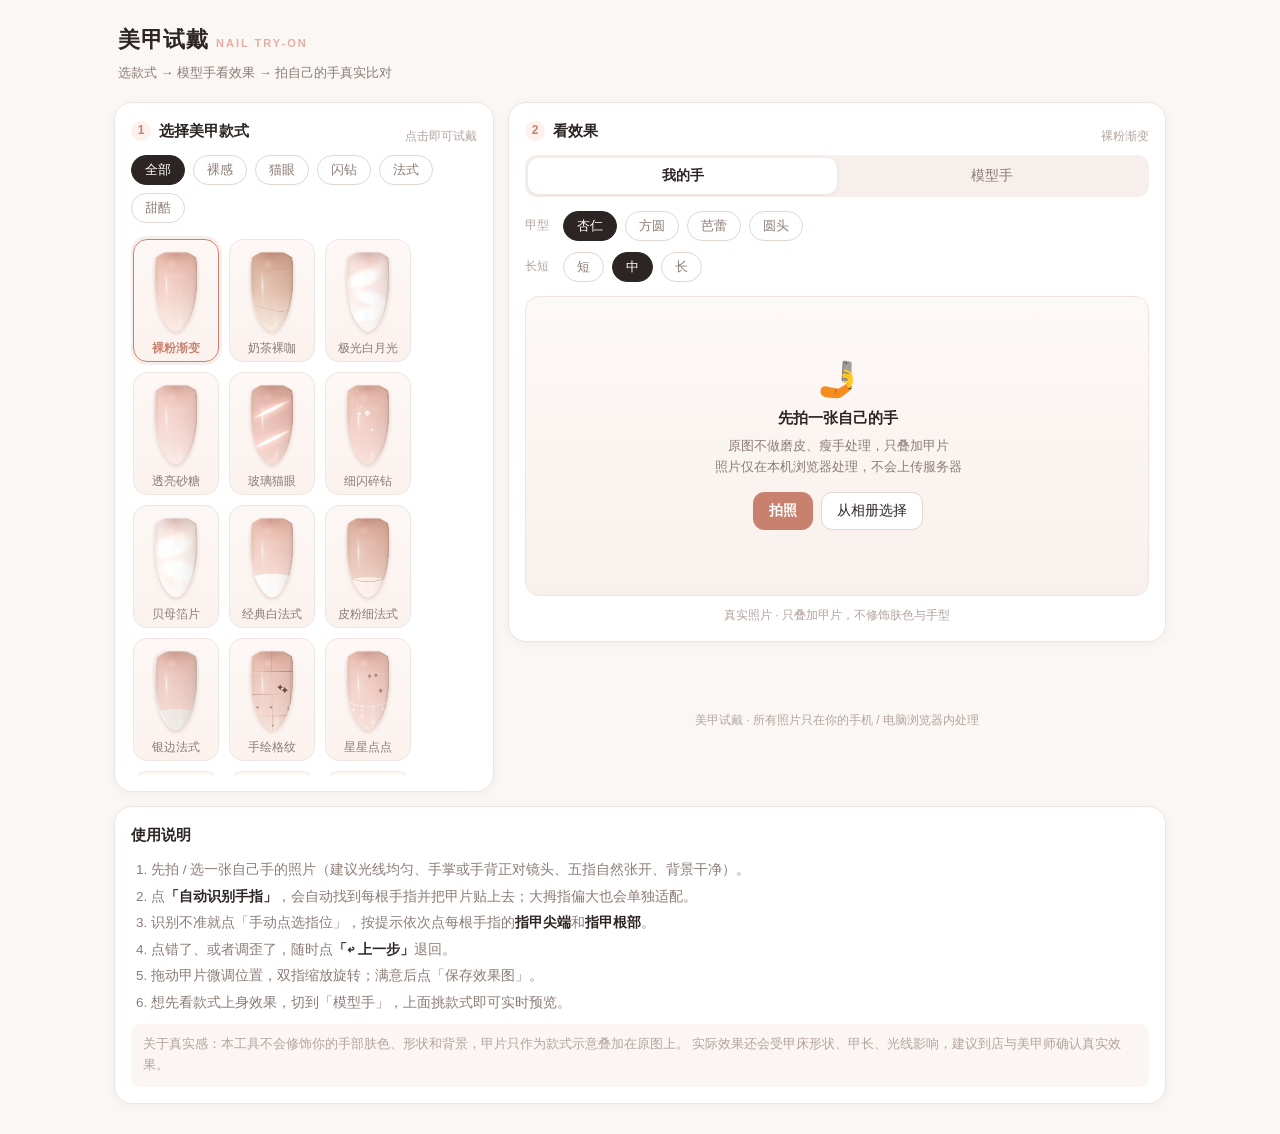
<file: index.html>
<!DOCTYPE html>
<html lang="zh-CN">
<head>
<meta charset="utf-8">
<meta name="viewport" content="width=device-width, initial-scale=1, viewport-fit=cover">
<meta name="theme-color" content="#faf7f5">
<meta name="description" content="在线美甲试戴：拍一张自己的手，自动识别手指并贴上甲片，看真实效果再挑款式。原图不美化，保持自然。">
<title>美甲试戴 · 拍自己的手，直接看效果</title>
<meta name="apple-mobile-web-app-capable" content="yes">
<meta name="mobile-web-app-capable" content="yes">
<meta name="apple-mobile-web-app-title" content="美甲试戴">
<meta name="apple-mobile-web-app-status-bar-style" content="default">
<link rel="manifest" href="manifest.webmanifest">
<link rel="icon" type="image/png" sizes="64x64" href="assets/icons/favicon-64.png">
<link rel="apple-touch-icon" href="assets/icons/apple-touch-icon.png">
<link rel="stylesheet" href="assets/css/style.css">
</head>
<body>

<header class="topbar">
  <div class="brand">
    <span class="logo">美甲试戴</span>
    <span class="logo-en">NAIL TRY-ON</span>
  </div>
  <p class="tagline">选款式 → 模型手看效果 → 拍自己的手真实比对</p>
</header>

<main>

  <!-- ① 款式选择 -->
  <section class="card">
    <div class="row-between">
      <h2><i class="step">1</i>选择美甲款式</h2>
      <span class="hint">点击即可试戴</span>
    </div>
    <div class="chips" id="seriesChips"></div>
    <div class="style-strip" id="styleStrip"></div>
  </section>

  <!-- ② 预览区 -->
  <section class="card">
    <div class="row-between">
      <h2><i class="step">2</i>看效果</h2>
      <span class="hint" id="curStyleName"></span>
    </div>

    <div class="segmented" id="modeTabs">
      <button type="button" data-mode="photo" class="on">我的手</button>
      <button type="button" data-mode="model">模型手</button>
    </div>

    <div class="option-bar">
      <div class="option-row">
        <span class="opt-label">甲型</span>
        <div class="chips" id="shapeChips"></div>
      </div>
      <div class="option-row">
        <span class="opt-label">长短</span>
        <div class="chips" id="lenChips"></div>
      </div>
    </div>

    <div class="stage">
      <div class="viewport" id="viewModel"></div>

      <div class="viewport" id="viewPhoto" hidden>
        <canvas id="photoCanvas" width="2" height="2"></canvas>
        <div class="empty-state" id="photoEmpty">
          <div class="empty-ico">🤳</div>
          <p class="empty-title">先拍一张自己的手</p>
          <p class="empty-sub">原图不做磨皮、瘦手处理，只叠加甲片<br>照片仅在本机浏览器处理，不会上传服务器</p>
          <div class="row gap8 center">
            <button type="button" class="btn primary" id="camBtn2">拍照</button>
            <button type="button" class="btn" id="fileBtn2">从相册选择</button>
          </div>
        </div>
      </div>
    </div>

    <p class="stage-hint" id="stageHint">真实照片 · 只叠加甲片，不修饰肤色与手型</p>
  </section>

  <!-- ③ 照片工具（仅「我的手」模式显示） -->
  <section class="card tools" id="photoTools" hidden>
    <h2><i class="step">3</i>把甲片放到自己的手上</h2>

    <div class="row gap8 wrap" id="placeRow">
      <button type="button" class="btn primary" id="autoBtn">自动识别手指</button>
      <button type="button" class="btn" id="pickBtn">手动点选指位</button>
      <button type="button" class="btn ghost" id="spreadBtn">一键铺开</button>
      <button type="button" class="btn ghost" id="undoBtn" disabled>↩ 上一步</button>
      <button type="button" class="btn ghost" id="clearBtn" hidden>移除照片</button>
    </div>

    <div class="pick-bar" id="pickBar" hidden>
      <span class="dot"></span>
      <span id="pickText"></span>
      <button type="button" class="btn tiny" id="pickUndoBtn">↩ 上一步</button>
      <button type="button" class="btn tiny ghost" id="cancelPickBtn">取消</button>
    </div>

    <div class="adjust" id="adjustRow" hidden>
      <div class="row-between">
        <span class="opt-label">当前选中：<b id="selName">—</b></span>
        <span class="hint">拖动可移动，双指缩放旋转</span>
      </div>
      <label class="slider-row">大小 <input type="range" id="rngSize" min="0.5" max="2" step="0.01" value="1"></label>
      <label class="slider-row">旋转 <input type="range" id="rngRot" min="-45" max="45" step="0.5" value="0"></label>
      <div class="row gap8 wrap">
        <button type="button" class="btn tiny" id="syncBtn">同步到所有手指</button>
        <button type="button" class="btn tiny ghost" id="resetBtn">重置微调</button>
        <button type="button" class="btn tiny ghost" id="delBtn">删除这一片</button>
        <button type="button" class="btn tiny ghost" id="undoBtn2">↩ 上一步</button>
      </div>
    </div>

    <button type="button" class="btn primary wide" id="saveBtn" hidden>保存效果图</button>
  </section>

  <!-- ④ 说明 -->
  <section class="card info">
    <h2>使用说明</h2>
    <ol>
      <li>先拍 / 选一张自己手的照片（建议光线均匀、手掌或手背正对镜头、五指自然张开、背景干净）。</li>
      <li>点<b>「自动识别手指」</b>，会自动找到每根手指并把甲片贴上去；大拇指偏大也会单独适配。</li>
      <li>识别不准就点「手动点选指位」，按提示依次点每根手指的<b>指甲尖端</b>和<b>指甲根部</b>。</li>
      <li>点错了、或者调歪了，随时点<b>「↩ 上一步」</b>退回。</li>
      <li>拖动甲片微调位置，双指缩放旋转；满意后点「保存效果图」。</li>
      <li>想先看款式上身效果，切到「模型手」，上面挑款式即可实时预览。</li>
    </ol>
    <p class="fine">关于真实感：本工具不会修饰你的手部肤色、形状和背景，甲片只作为款式示意叠加在原图上。
      实际效果还会受甲床形状、甲长、光线影响，建议到店与美甲师确认真实效果。</p>
  </section>

  <footer class="foot">美甲试戴 · 所有照片只在你的手机 / 电脑浏览器内处理</footer>
</main>

<input type="file" id="camInput" accept="image/*" capture="user" hidden>
<input type="file" id="fileInput" accept="image/*" hidden>

<div class="toast" id="toast"></div>

<div class="modal" id="resultModal">
  <div class="modal-box">
    <p class="modal-title">保存效果图</p>
    <img id="resultImg" alt="试戴效果图">
    <p class="modal-tip">手机：长按图片保存到相册 · 电脑：点下面的按钮下载</p>
    <div class="row gap8 center">
      <a class="btn primary" id="resultLink" download="nail-tryon.png">下载图片</a>
      <button type="button" class="btn ghost" id="closeResult">关闭</button>
    </div>
  </div>
</div>

<!-- 安装到手机 / 离线状态提示 -->
<div class="install-bar" id="installBar" hidden>
  <span id="installText">装到手机桌面，没网也能用</span>
  <button type="button" class="btn tiny primary" id="installBtn">安装</button>
  <button type="button" class="btn tiny ghost" id="installClose">×</button>
</div>

<script src="assets/js/nail-art.js"></script>
<script src="assets/js/hand-detect.js"></script>
<script src="assets/js/hand-model.js"></script>
<script src="assets/js/try-on.js"></script>
<script src="assets/js/app.js"></script>
<script>
/* ===== 离线（PWA）：注册 Service Worker + 安装到桌面 ===== */
(function () {
  var isHttp = location.protocol === 'http:' || location.protocol === 'https:';

  // 1) 注册 Service Worker：首次联网打开后整个网站会被缓存，之后断网也能用
  if (isHttp && 'serviceWorker' in navigator) {
    window.addEventListener('load', function () {
      navigator.serviceWorker.register('sw.js').catch(function () {});
    });
  }

  var bar = document.getElementById('installBar');
  var text = document.getElementById('installText');
  var btn = document.getElementById('installBtn');
  var close = document.getElementById('installClose');
  if (!bar) return;

  function hideBar() {
    bar.hidden = true;
    document.body.classList.remove('has-install-bar');
  }
  function showBar(msg, withBtn) {
    text.textContent = msg;
    btn.hidden = !withBtn;
    bar.hidden = false;
    document.body.classList.add('has-install-bar');
  }
  if (close) close.addEventListener('click', hideBar);

  // 已经是「桌面应用」模式打开的，不用再提示安装
  var standalone = window.matchMedia('(display-mode: standalone)').matches ||
                   window.navigator.standalone === true;

  var ua = navigator.userAgent || '';
  var isIOS = /iPad|iPhone|iPod/.test(ua) || (/Macintosh/.test(ua) && 'ontouchend' in document);
  var isWeChat = /MicroMessenger/i.test(ua);
  var deferred = null;

  window.addEventListener('beforeinstallprompt', function (e) {
    e.preventDefault();
    deferred = e;
    if (!standalone) showBar('装到手机桌面，以后没网也能直接打开', true);
  });

  if (btn) {
    btn.addEventListener('click', function () {
      if (!deferred) return;
      deferred.prompt();
      deferred.userChoice.then(function () { deferred = null; hideBar(); });
    });
  }

  window.addEventListener('appinstalled', hideBar);

  // iOS（含 Safari / 微信）不会触发 beforeinstallprompt，给一句手动指引
  if (!standalone && !deferred) {
    if (isWeChat) {
      showBar('微信里请点右上角「⋯」→ 在浏览器打开，再添加到主屏幕', false);
    } else if (isIOS) {
      showBar('点底部分享 ↑ → 添加到主屏幕，之后可离线使用', false);
    }
  }

  // 断网时给个提示，避免用户以为坏了
  window.addEventListener('offline', function () {
    showBar('已离线，仍可正常拍照试戴（照片只在本机处理）', false);
  });
})();
</script>
</body>
</html>
</file>
<file: assets/css/style.css>
/* =====================================================================
   美甲试戴 — 简约风格样式表（移动优先）
   ===================================================================== */

:root {
  --bg: #faf7f5;
  --card: #ffffff;
  --line: #efe5e0;
  --line-strong: #e3d5cf;
  --ink: #2c2523;
  --ink-2: #8b7c76;
  --ink-3: #b3a49e;
  --accent: #c9816f;
  --accent-2: #e8aca0;
  --accent-soft: #fdf1ec;
  --radius: 18px;
  --shadow: 0 2px 10px rgba(120, 86, 74, 0.06);
}

* { box-sizing: border-box; -webkit-tap-highlight-color: transparent; }

[hidden] { display: none !important; }

html, body {
  margin: 0;
  padding: 0;
}

body {
  background: var(--bg);
  color: var(--ink);
  font-family: -apple-system, BlinkMacSystemFont, "PingFang SC", "Hiragino Sans GB",
    "Microsoft YaHei", "Noto Sans SC", "Helvetica Neue", Arial, sans-serif;
  font-size: 15px;
  line-height: 1.6;
  -webkit-font-smoothing: antialiased;
  padding-bottom: env(safe-area-inset-bottom);
}

/* ------------------------------ 顶部 ------------------------------ */

.topbar {
  padding: 22px 18px 8px;
  max-width: 1080px;
  margin: 0 auto;
}

.brand { display: flex; align-items: baseline; gap: 8px; }

.logo {
  font-size: 22px;
  font-weight: 700;
  letter-spacing: 0.5px;
}

.logo-en {
  font-size: 11px;
  letter-spacing: 2px;
  color: var(--accent-2);
  font-weight: 600;
}

.tagline {
  margin: 6px 0 0;
  color: var(--ink-2);
  font-size: 13px;
}

/* ------------------------------ 布局 ------------------------------ */

main {
  max-width: 1080px;
  margin: 0 auto;
  padding: 10px 14px 30px;
  display: grid;
  gap: 14px;
}

.card {
  background: var(--card);
  border: 1px solid var(--line);
  border-radius: var(--radius);
  box-shadow: var(--shadow);
  padding: 16px;
  min-width: 0;
  overflow: hidden;
}

h2 {
  font-size: 15px;
  font-weight: 700;
  margin: 0 0 12px;
  display: flex;
  align-items: center;
  gap: 8px;
}

.step {
  width: 20px; height: 20px;
  border-radius: 50%;
  background: var(--accent-soft);
  color: var(--accent);
  font-size: 12px;
  font-style: normal;
  font-weight: 700;
  display: inline-flex;
  align-items: center;
  justify-content: center;
  flex: 0 0 auto;
}

.row-between {
  display: flex;
  align-items: center;
  justify-content: space-between;
  gap: 10px;
}

.row { display: flex; align-items: center; }
.wrap { flex-wrap: wrap; }
.gap8 { gap: 8px; }
.center { justify-content: center; }

.hint { font-size: 12px; color: var(--ink-3); }

/* ------------------------------ 款式选择 ------------------------------ */

.chips { display: flex; gap: 8px; flex-wrap: wrap; }

.series-chips, #seriesChips { margin-bottom: 12px; }

.chip {
  border: 1px solid var(--line-strong);
  background: #fff;
  color: var(--ink-2);
  border-radius: 999px;
  padding: 5px 13px;
  font-size: 13px;
  font-family: inherit;
  cursor: pointer;
  transition: all .15s ease;
}

.chip.on {
  background: var(--ink);
  border-color: var(--ink);
  color: #fff;
}

.style-strip {
  display: flex;
  gap: 10px;
  overflow-x: auto;
  padding: 4px 2px 10px;
  scroll-snap-type: x proximity;
  -webkit-overflow-scrolling: touch;
  scrollbar-width: thin;
}

.style-strip::-webkit-scrollbar { height: 5px; }
.style-strip::-webkit-scrollbar-thumb {
  background: var(--line-strong);
  border-radius: 4px;
}

.style-card {
  flex: 0 0 auto;
  width: 86px;
  border: 1.5px solid var(--line);
  background: linear-gradient(180deg, #fdf8f6 0%, #fbf2ee 100%);
  border-radius: 14px;
  padding: 6px 4px 5px;
  cursor: pointer;
  scroll-snap-align: start;
  font-family: inherit;
  transition: border-color .15s ease, transform .15s ease, box-shadow .15s ease;
}

.style-card.on {
  border-color: var(--accent);
  box-shadow: 0 0 0 3px rgba(201, 129, 111, 0.13);
}

.style-card:active { transform: scale(0.97); }

.style-thumb {
  display: block;
  width: 76px;
  height: 92px;
  margin: 0 auto;
}

.style-name {
  display: block;
  text-align: center;
  font-size: 11.5px;
  color: var(--ink-2);
  margin-top: 3px;
  white-space: nowrap;
  overflow: hidden;
  text-overflow: ellipsis;
}

.style-card.on .style-name { color: var(--accent); font-weight: 600; }

/* ------------------------------ 模式切换 ------------------------------ */

.segmented {
  display: flex;
  background: #f6efec;
  border-radius: 12px;
  padding: 3px;
  margin-bottom: 12px;
}

.segmented button {
  flex: 1;
  border: none;
  background: transparent;
  padding: 9px 4px;
  border-radius: 10px;
  font-size: 14px;
  font-family: inherit;
  color: var(--ink-2);
  cursor: pointer;
  transition: all .15s ease;
}

.segmented button.on {
  background: #fff;
  color: var(--ink);
  font-weight: 600;
  box-shadow: 0 1px 4px rgba(120, 86, 74, 0.1);
}

.option-bar {
  display: grid;
  gap: 7px;
  margin-bottom: 12px;
}

.option-row {
  display: flex;
  align-items: center;
  gap: 8px;
}

.option-row .chips { flex-wrap: nowrap; overflow-x: auto; padding: 2px 0; }

.opt-label {
  font-size: 12px;
  color: var(--ink-3);
  flex: 0 0 auto;
  width: 30px;
}

/* ------------------------------ 舞台 ------------------------------ */

.stage {
  position: relative;
  background: linear-gradient(180deg, #fdf9f7 0%, #f8f0ec 100%);
  border-radius: 14px;
  min-height: 300px;
  display: flex;
  align-items: center;
  justify-content: center;
  overflow: hidden;
  border: 1px solid var(--line);
  width: 100%;
}

.viewport {
  width: 100%;
  min-width: 0;
  display: flex;
  align-items: center;
  justify-content: center;
  padding: 10px;
}

#viewModel { padding: 6px; }

#viewModel svg {
  display: block;
  width: 100%;
  height: auto;
  max-height: 58vh;
}

#photoCanvas {
  display: block;
  border-radius: 10px;
  touch-action: none;
  cursor: grab;
  max-width: 100%;
}

.empty-state {
  text-align: center;
  padding: 30px 18px;
  max-width: 340px;
}

.empty-ico { font-size: 34px; line-height: 1; }
.empty-title { font-weight: 600; margin: 10px 0 6px; }
.empty-sub { font-size: 12.5px; color: var(--ink-2); margin: 0 0 14px; line-height: 1.7; }

.stage-hint {
  margin: 10px 2px 0;
  font-size: 12px;
  color: var(--ink-3);
  text-align: center;
}

/* ------------------------------ 按钮 ------------------------------ */

.btn {
  border: 1px solid var(--line-strong);
  background: #fff;
  color: var(--ink);
  border-radius: 11px;
  padding: 9px 15px;
  font-size: 14px;
  font-family: inherit;
  cursor: pointer;
  text-decoration: none;
  display: inline-flex;
  align-items: center;
  justify-content: center;
  transition: all .15s ease;
}

.btn:active { transform: scale(0.98); }

.btn.primary {
  background: var(--accent);
  border-color: var(--accent);
  color: #fff;
  font-weight: 600;
}

.btn.ghost { background: #fff; color: var(--ink-2); }
.btn.tiny { padding: 6px 11px; font-size: 12.5px; border-radius: 9px; }
.btn.wide { width: 100%; margin-top: 12px; }
.btn:disabled { opacity: .45; cursor: not-allowed; }
.btn:disabled:active { transform: none; }

.pick-bar .btn { margin-left: 0; }
.pick-bar #pickUndoBtn { margin-left: auto; }

/* ------------------------------ 照片工具 ------------------------------ */

.tools h2 { margin-bottom: 10px; }

.pick-bar {
  display: flex;
  align-items: center;
  gap: 8px;
  background: var(--accent-soft);
  border: 1px solid #f5ded6;
  color: #9c5c4c;
  border-radius: 11px;
  padding: 9px 12px;
  font-size: 13px;
  margin-top: 12px;
}

.pick-bar .dot {
  width: 7px; height: 7px;
  border-radius: 50%;
  background: var(--accent);
  flex: 0 0 auto;
  animation: pulse 1.2s infinite;
}

@keyframes pulse {
  0%, 100% { opacity: 1; transform: scale(1); }
  50% { opacity: .35; transform: scale(.75); }
}

.pick-bar .btn { margin-left: auto; }

.adjust {
  margin-top: 14px;
  padding-top: 12px;
  border-top: 1px dashed var(--line-strong);
}

.slider-row {
  display: flex;
  align-items: center;
  gap: 10px;
  font-size: 13px;
  color: var(--ink-2);
  margin: 10px 0;
}

input[type="range"] {
  -webkit-appearance: none;
  appearance: none;
  flex: 1;
  height: 4px;
  border-radius: 4px;
  background: #f0e0da;
  outline: none;
}

input[type="range"]::-webkit-slider-thumb {
  -webkit-appearance: none;
  width: 20px; height: 20px;
  border-radius: 50%;
  background: var(--accent);
  border: 3px solid #fff;
  box-shadow: 0 1px 4px rgba(150, 100, 85, 0.4);
  cursor: pointer;
}

input[type="range"]::-moz-range-thumb {
  width: 16px; height: 16px;
  border-radius: 50%;
  background: var(--accent);
  border: 3px solid #fff;
  cursor: pointer;
}

/* ------------------------------ 说明 ------------------------------ */

.info ol {
  margin: 0 0 10px;
  padding-left: 20px;
  color: var(--ink-2);
  font-size: 13.5px;
}

.info li { margin-bottom: 5px; }
.info b { color: var(--ink); }

.fine {
  font-size: 12.5px;
  color: var(--ink-3);
  margin: 0;
  padding: 10px 12px;
  background: #fbf6f3;
  border-radius: 10px;
  line-height: 1.75;
}

.foot {
  text-align: center;
  font-size: 12px;
  color: var(--ink-3);
  padding: 4px 0 10px;
}

/* ------------------------------ 浮层 ------------------------------ */

.toast {
  position: fixed;
  left: 50%;
  bottom: calc(28px + env(safe-area-inset-bottom));
  transform: translate(-50%, 16px);
  background: rgba(44, 37, 35, 0.92);
  color: #fff;
  font-size: 13px;
  padding: 9px 16px;
  border-radius: 999px;
  opacity: 0;
  pointer-events: none;
  transition: all .22s ease;
  z-index: 60;
  max-width: 84vw;
  text-align: center;
}

.toast.show { opacity: 1; transform: translate(-50%, 0); }

.modal {
  position: fixed;
  inset: 0;
  background: rgba(40, 32, 30, 0.6);
  display: none;
  align-items: center;
  justify-content: center;
  padding: 18px;
  z-index: 70;
}

.modal.show { display: flex; }

.modal-box {
  background: #fff;
  border-radius: 18px;
  padding: 16px;
  width: 100%;
  max-width: 420px;
  max-height: 90vh;
  overflow: auto;
  text-align: center;
}

.modal-title { font-weight: 700; margin: 0 0 10px; }
.modal-box img { width: 100%; border-radius: 12px; display: block; }
.modal-tip { font-size: 12px; color: var(--ink-3); margin: 10px 0 12px; }

/* ------------------------------ 桌面端 ------------------------------ */

@media (min-width: 940px) {
  body { font-size: 15px; }
  main {
    grid-template-columns: 380px 1fr;
    grid-template-areas:
      "pick stage"
      "pick tools"
      "info info";
    align-items: start;
  }
  main > section:nth-child(1) { grid-area: pick; position: sticky; top: 16px; }
  main > section:nth-child(2) { grid-area: stage; }
  main > section:nth-child(3) { grid-area: tools; }
  main > section:nth-child(4) { grid-area: info; }

  .style-strip {
    flex-wrap: wrap;
    overflow: visible;
    max-height: 60vh;
    overflow-y: auto;
    padding-bottom: 2px;
  }
  .style-card { width: 86px; }
  #viewModel svg { max-height: 62vh; }
  .hint { }
}

@media (max-width: 380px) {
  .style-card { width: 78px; }
  .style-thumb { width: 68px; height: 84px; }
}

/* --------------------- 安装到手机 / 离线提示条 --------------------- */

.install-bar {
  position: fixed;
  top: 0;
  left: 0;
  right: 0;
  z-index: 65;
  display: flex;
  align-items: center;
  gap: 8px;
  padding: calc(9px + env(safe-area-inset-top)) 12px 9px;
  background: rgba(44, 37, 35, 0.94);
  color: #fff;
  font-size: 13px;
  line-height: 1.35;
  box-shadow: 0 4px 16px rgba(40, 30, 27, 0.16);
}

.install-bar[hidden] { display: none; }
.install-bar span { flex: 1; min-width: 0; }
.install-bar .btn.tiny { flex: none; }
.install-bar .btn.tiny.primary {
  background: var(--accent-2);
  border-color: transparent;
  color: #3a2a26;
}
.install-bar .btn.tiny.ghost {
  background: transparent;
  border-color: rgba(255, 255, 255, 0.35);
  color: #fff;
  padding: 6px 10px;
}

body.has-install-bar { padding-top: 46px; }
body.has-install-bar .topbar { padding-top: 14px; }
</file>
